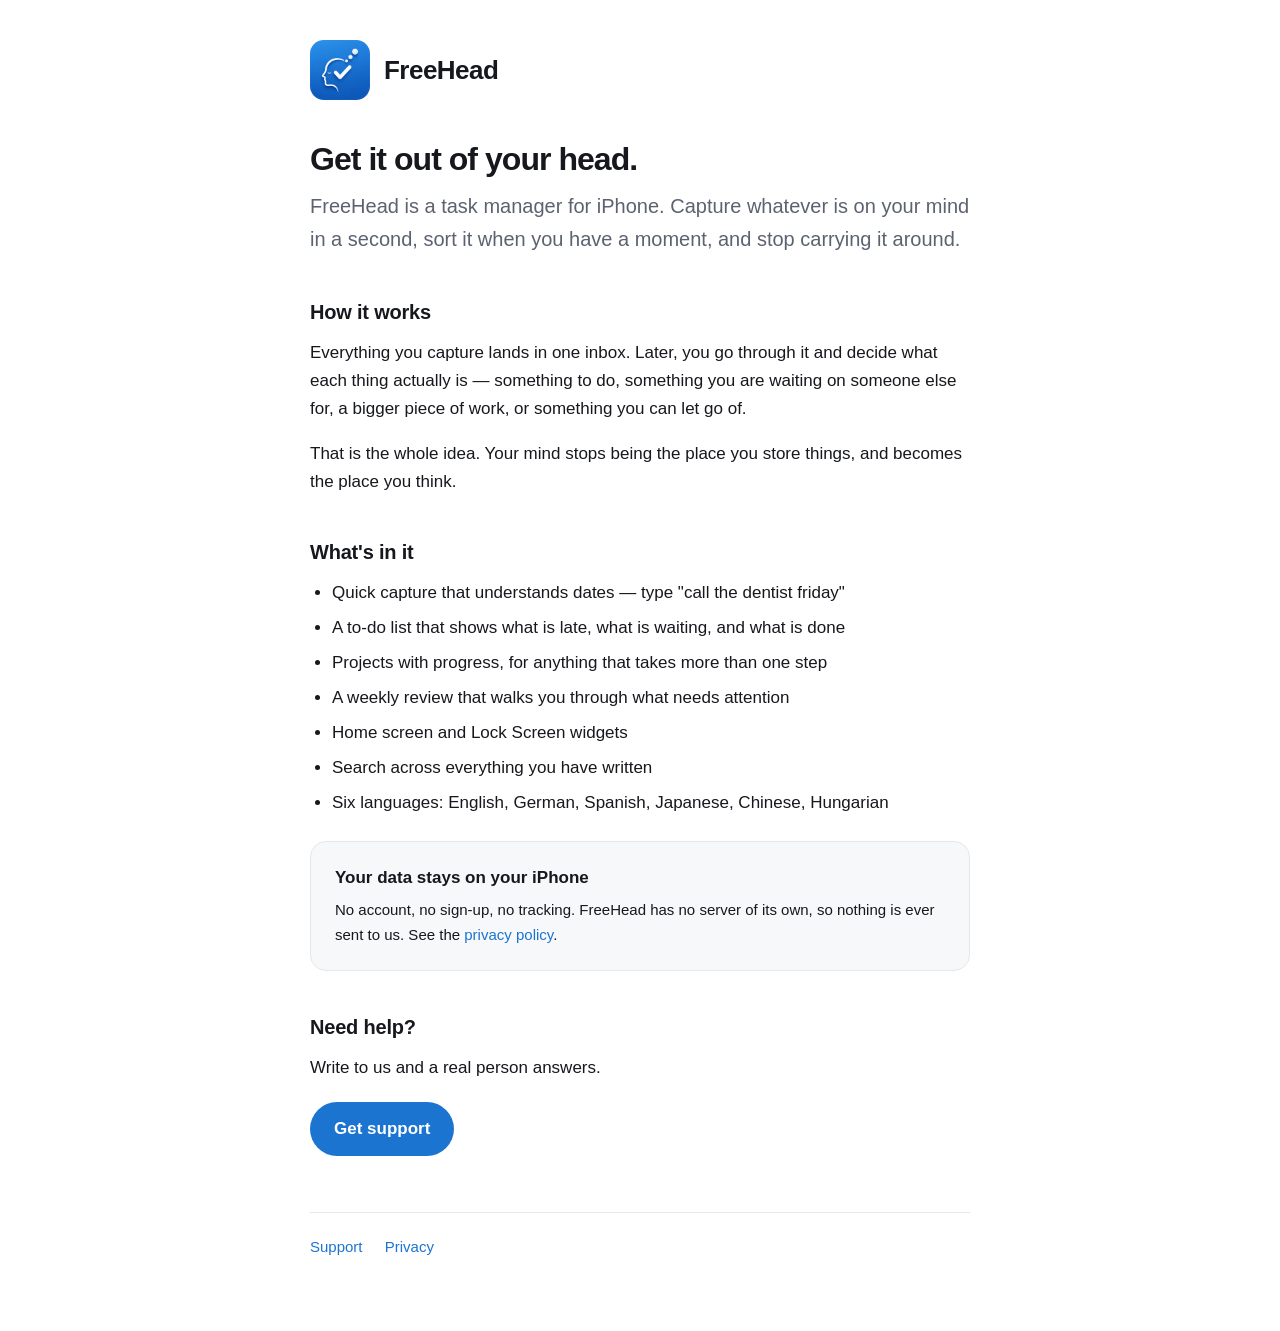
<file: index.html>
<!DOCTYPE html>
<html lang="en">
<head>
<meta charset="utf-8">
<meta name="viewport" content="width=device-width, initial-scale=1">
<title>FreeHead — a calmer way to keep track</title>
<meta name="description" content="FreeHead is a native iPhone task manager. Get everything out of your head and into something you trust.">
<link rel="stylesheet" href="assets/style.css">
<link rel="icon" href="assets/icon.png">
</head>
<body>
<div class="wrap">

  <header>
    <img src="assets/icon.png" alt="">
    <span class="name">FreeHead</span>
  </header>

  <h1>Get it out of your head.</h1>

  <p class="lead">FreeHead is a task manager for iPhone. Capture whatever is on
  your mind in a second, sort it when you have a moment, and stop carrying it
  around.</p>

  <h2>How it works</h2>

  <p>Everything you capture lands in one inbox. Later, you go through it and
  decide what each thing actually is — something to do, something you are
  waiting on someone else for, a bigger piece of work, or something you can
  let go of.</p>

  <p>That is the whole idea. Your mind stops being the place you store things,
  and becomes the place you think.</p>

  <h2>What's in it</h2>

  <ul>
    <li>Quick capture that understands dates — type "call the dentist friday"</li>
    <li>A to-do list that shows what is late, what is waiting, and what is done</li>
    <li>Projects with progress, for anything that takes more than one step</li>
    <li>A weekly review that walks you through what needs attention</li>
    <li>Home screen and Lock Screen widgets</li>
    <li>Search across everything you have written</li>
    <li>Six languages: English, German, Spanish, Japanese, Chinese, Hungarian</li>
  </ul>

  <div class="card">
    <h3 style="margin-top:0">Your data stays on your iPhone</h3>
    <p class="small" style="margin-bottom:0">No account, no sign-up, no
    tracking. FreeHead has no server of its own, so nothing is ever sent to us.
    See the <a href="privacy/">privacy policy</a>.</p>
  </div>

  <h2>Need help?</h2>

  <p>Write to us and a real person answers.</p>

  <p><a class="contact" href="support/">Get support</a></p>

  <nav>
    <a href="support/">Support</a>
    <a href="privacy/">Privacy</a>
  </nav>

</div>
</body>
</html>
</file>
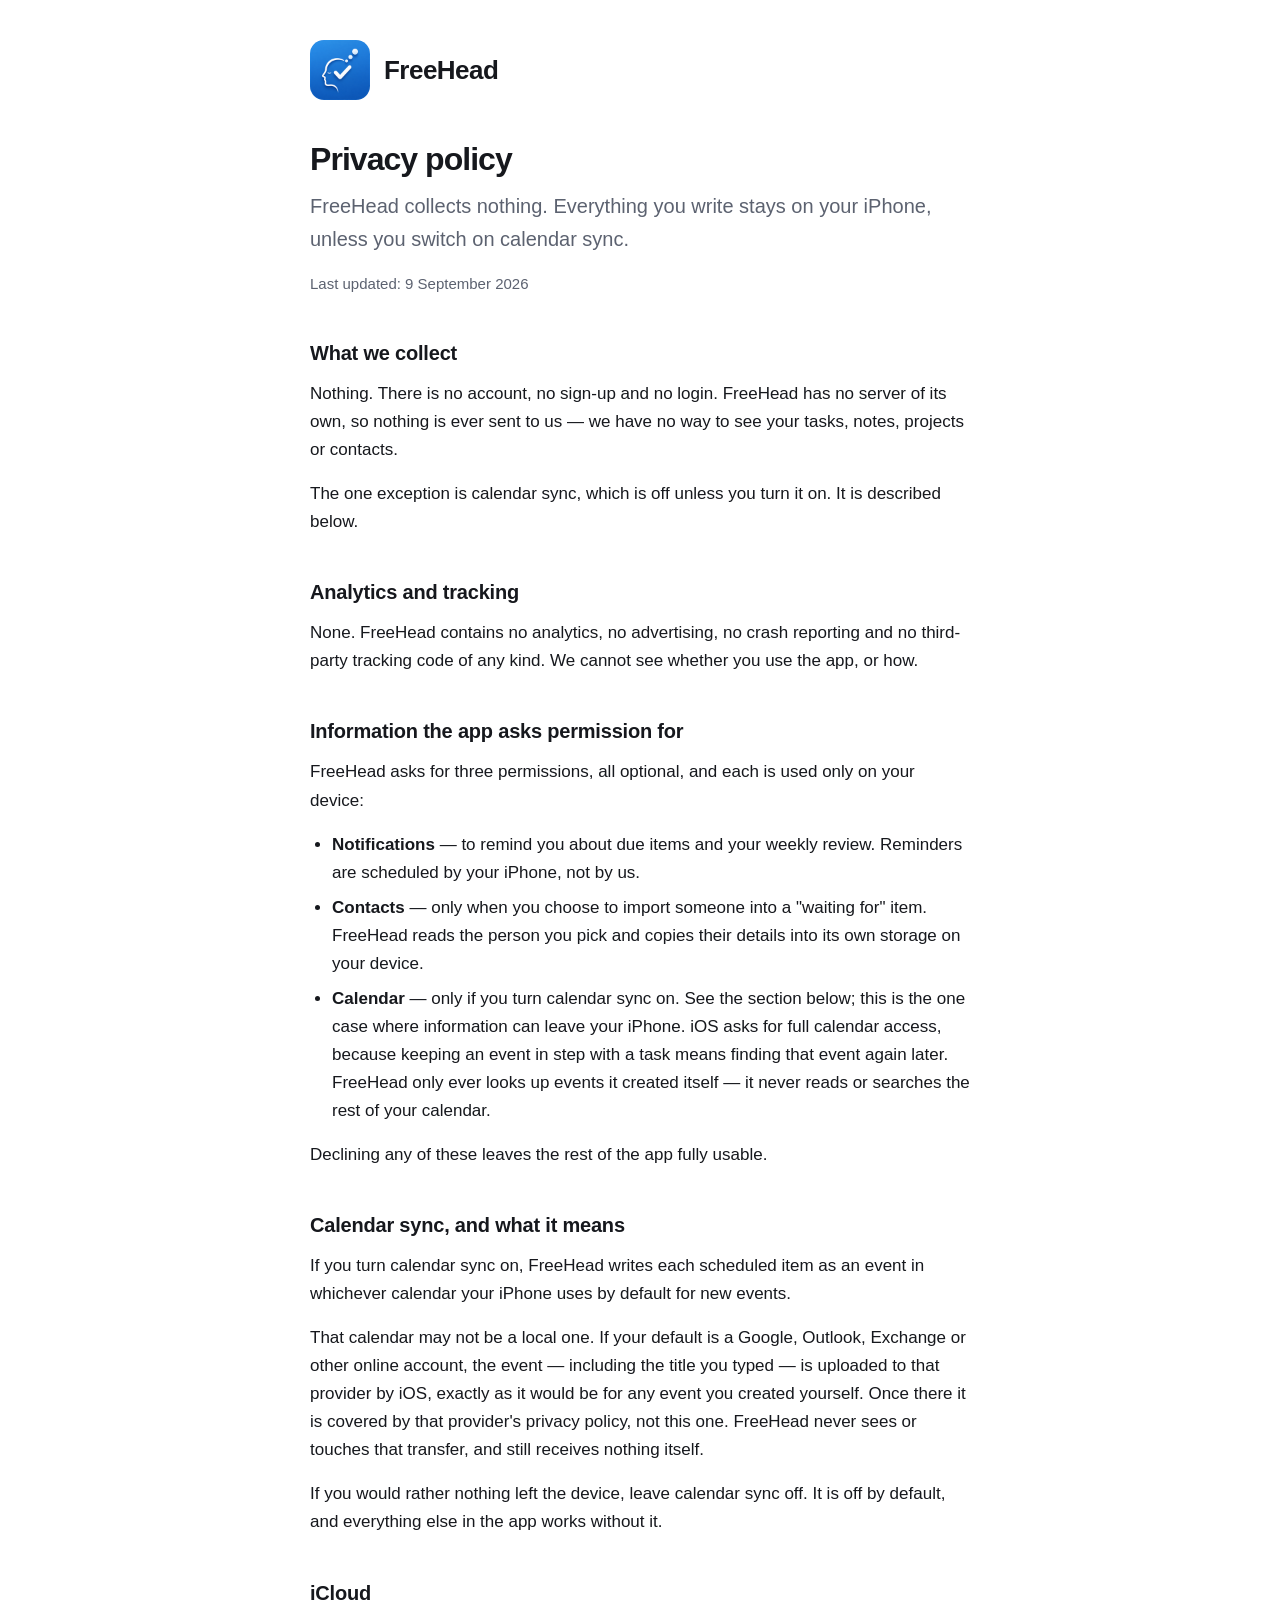
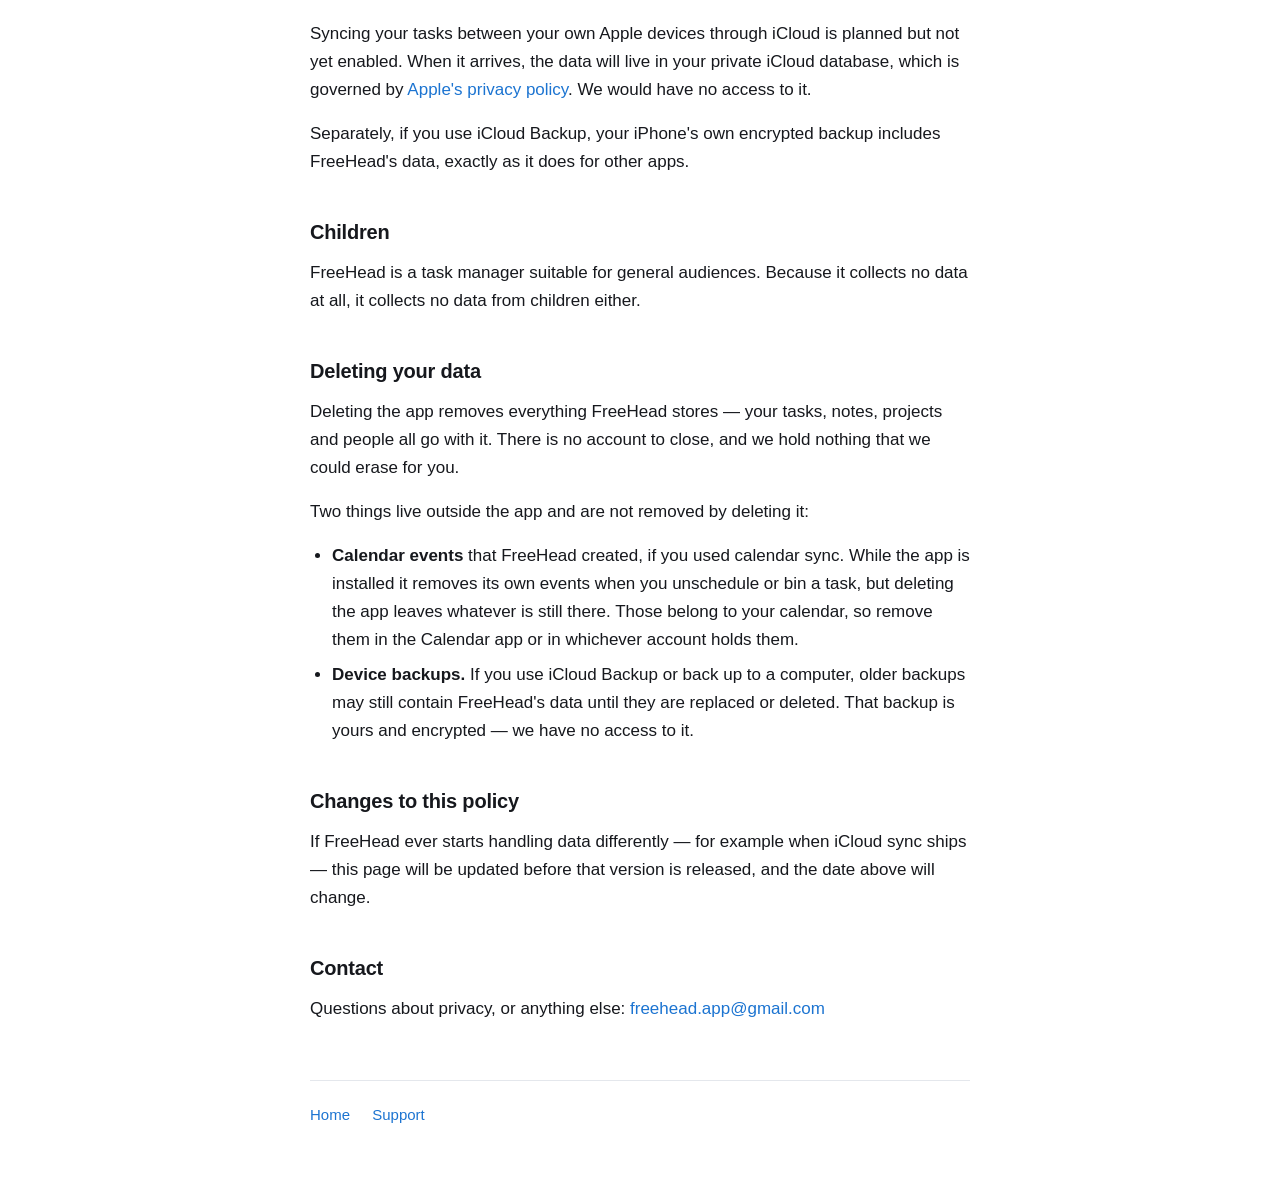
<file: privacy/index.html>
<!DOCTYPE html>
<html lang="en">
<head>
<meta charset="utf-8">
<meta name="viewport" content="width=device-width, initial-scale=1">
<title>FreeHead — Privacy Policy</title>
<meta name="description" content="FreeHead's privacy policy. All data stays on your iPhone.">
<link rel="stylesheet" href="../assets/style.css">
<link rel="icon" href="../assets/icon.png">
</head>
<body>
<div class="wrap">

  <header>
    <img src="../assets/icon.png" alt="">
    <span class="name">FreeHead</span>
  </header>

  <h1>Privacy policy</h1>

  <p class="lead">FreeHead collects nothing. Everything you write stays on
  your iPhone, unless you switch on calendar sync.</p>

  <p class="small muted">Last updated: 9 September 2026</p>

  <h2>What we collect</h2>
  <p>Nothing. There is no account, no sign-up and no login. FreeHead has no
  server of its own, so nothing is ever sent to us — we have no way to see
  your tasks, notes, projects or contacts.</p>
  <p>The one exception is calendar sync, which is off unless you turn it on.
  It is described below.</p>

  <h2>Analytics and tracking</h2>
  <p>None. FreeHead contains no analytics, no advertising, no crash reporting
  and no third-party tracking code of any kind. We cannot see whether you use
  the app, or how.</p>

  <h2>Information the app asks permission for</h2>
  <p>FreeHead asks for three permissions, all optional, and each is used only
  on your device:</p>
  <ul>
    <li><strong>Notifications</strong> — to remind you about due items and your
    weekly review. Reminders are scheduled by your iPhone, not by us.</li>
    <li><strong>Contacts</strong> — only when you choose to import someone into
    a "waiting for" item. FreeHead reads the person you pick and copies their
    details into its own storage on your device.</li>
    <li><strong>Calendar</strong> — only if you turn calendar sync on. See the
    section below; this is the one case where information can leave your
    iPhone. iOS asks for full calendar access, because keeping an event in step
    with a task means finding that event again later. FreeHead only ever looks
    up events it created itself — it never reads or searches the rest of your
    calendar.</li>
  </ul>
  <p>Declining any of these leaves the rest of the app fully usable.</p>

  <h2>Calendar sync, and what it means</h2>
  <p>If you turn calendar sync on, FreeHead writes each scheduled item as an
  event in whichever calendar your iPhone uses by default for new events.</p>
  <p>That calendar may not be a local one. If your default is a Google,
  Outlook, Exchange or other online account, the event — including the title
  you typed — is uploaded to that provider by iOS, exactly as it would be for
  any event you created yourself. Once there it is covered by that provider's
  privacy policy, not this one. FreeHead never sees or touches that transfer,
  and still receives nothing itself.</p>
  <p>If you would rather nothing left the device, leave calendar sync off. It
  is off by default, and everything else in the app works without it.</p>

  <h2>iCloud</h2>
  <p>Syncing your tasks between your own Apple devices through iCloud is
  planned but not yet enabled. When it arrives, the data will live in your
  private iCloud database, which is governed by
  <a href="https://www.apple.com/legal/privacy/">Apple's privacy policy</a>.
  We would have no access to it.</p>
  <p>Separately, if you use iCloud Backup, your iPhone's own encrypted backup
  includes FreeHead's data, exactly as it does for other apps.</p>

  <h2>Children</h2>
  <p>FreeHead is a task manager suitable for general audiences. Because it
  collects no data at all, it collects no data from children either.</p>

  <h2>Deleting your data</h2>
  <p>Deleting the app removes everything FreeHead stores — your tasks, notes,
  projects and people all go with it. There is no account to close, and we
  hold nothing that we could erase for you.</p>
  <p>Two things live outside the app and are not removed by deleting it:</p>
  <ul>
    <li><strong>Calendar events</strong> that FreeHead created, if you used
    calendar sync. While the app is installed it removes its own events when
    you unschedule or bin a task, but deleting the app leaves whatever is still
    there. Those belong to your calendar, so remove them in the Calendar app or
    in whichever account holds them.</li>
    <li><strong>Device backups.</strong> If you use iCloud Backup or back up
    to a computer, older backups may still contain FreeHead's data until they
    are replaced or deleted. That backup is yours and encrypted — we have no
    access to it.</li>
  </ul>

  <h2>Changes to this policy</h2>
  <p>If FreeHead ever starts handling data differently — for example when
  iCloud sync ships — this page will be updated before that version is
  released, and the date above will change.</p>

  <h2>Contact</h2>
  <p>Questions about privacy, or anything else:
  <a href="mailto:freehead.app@gmail.com?subject=FreeHead%20privacy">freehead.app@gmail.com</a></p>

  <nav>
    <a href="../">Home</a>
    <a href="../support/">Support</a>
  </nav>

</div>
</body>
</html>
</file>
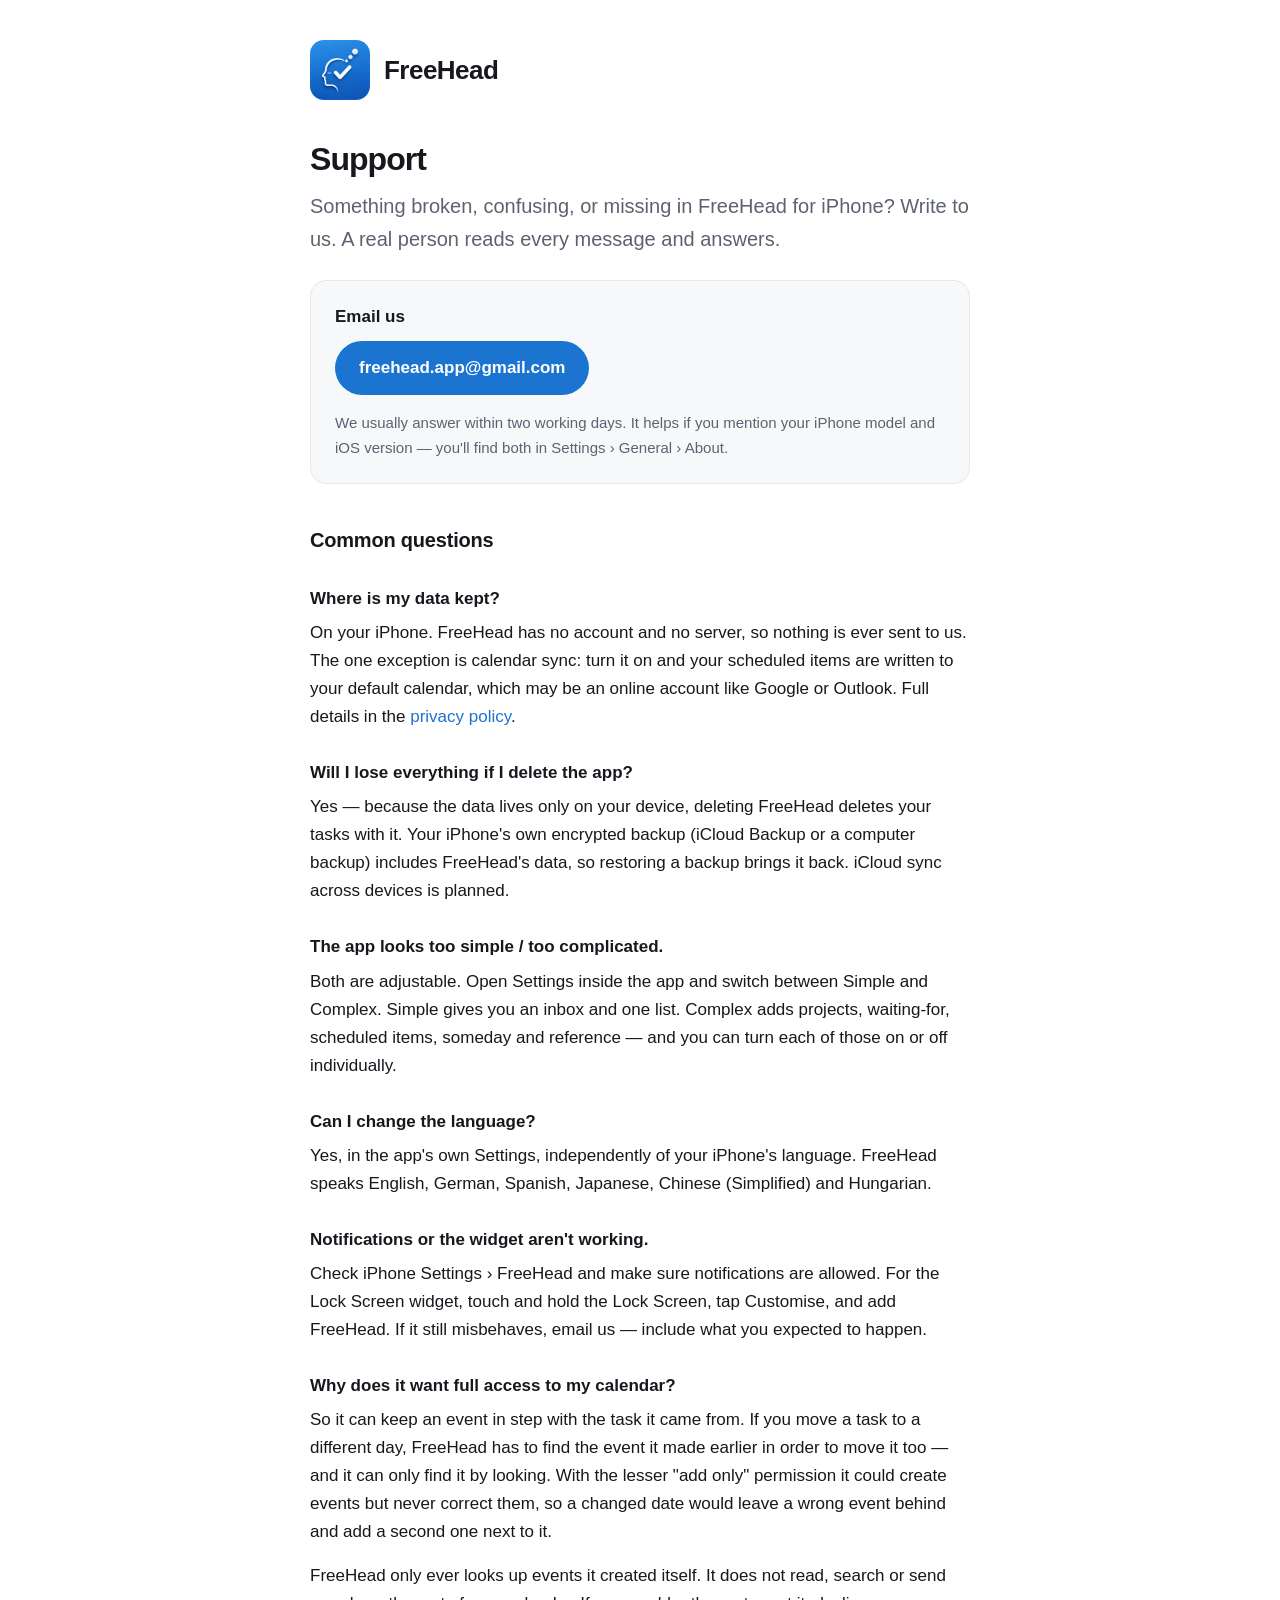
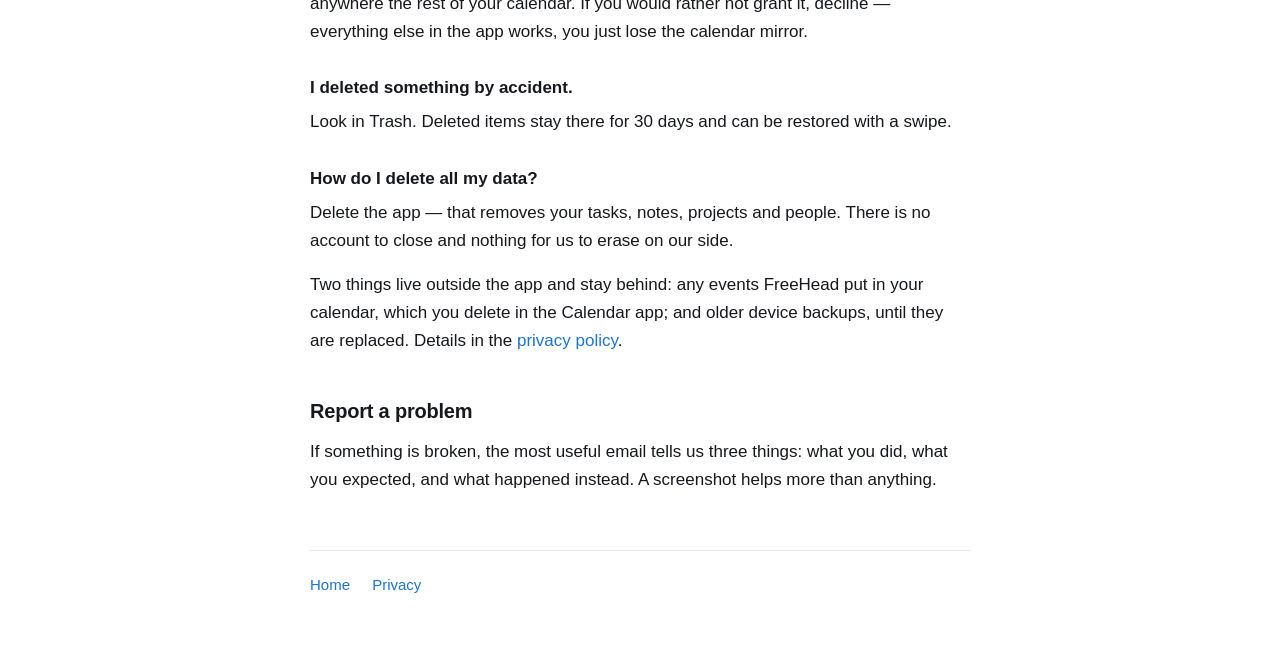
<file: support/index.html>
<!DOCTYPE html>
<html lang="en">
<head>
<meta charset="utf-8">
<meta name="viewport" content="width=device-width, initial-scale=1">
<title>FreeHead — Support</title>
<meta name="description" content="Support for FreeHead, the iPhone task manager. Contact us by email.">
<link rel="stylesheet" href="../assets/style.css">
<link rel="icon" href="../assets/icon.png">
</head>
<body>
<div class="wrap">

  <header>
    <img src="../assets/icon.png" alt="">
    <span class="name">FreeHead</span>
  </header>

  <h1>Support</h1>

  <p class="lead">Something broken, confusing, or missing in FreeHead for
  iPhone? Write to us. A real person reads every message and answers.</p>

  <div class="card">
    <h3 style="margin-top:0">Email us</h3>
    <p><a class="contact" href="mailto:freehead.app@gmail.com?subject=FreeHead%20support">freehead.app@gmail.com</a></p>
    <p class="small muted" style="margin-bottom:0">We usually answer within two
    working days. It helps if you mention your iPhone model and iOS version —
    you'll find both in Settings › General › About.</p>
  </div>

  <h2>Common questions</h2>

  <h3>Where is my data kept?</h3>
  <p>On your iPhone. FreeHead has no account and no server, so nothing is ever
  sent to us. The one exception is calendar sync: turn it on and your scheduled
  items are written to your default calendar, which may be an online account
  like Google or Outlook. Full details in the
  <a href="../privacy/">privacy policy</a>.</p>

  <h3>Will I lose everything if I delete the app?</h3>
  <p>Yes — because the data lives only on your device, deleting FreeHead
  deletes your tasks with it. Your iPhone's own encrypted backup (iCloud
  Backup or a computer backup) includes FreeHead's data, so restoring a backup
  brings it back. iCloud sync across devices is planned.</p>

  <h3>The app looks too simple / too complicated.</h3>
  <p>Both are adjustable. Open Settings inside the app and switch between
  Simple and Complex. Simple gives you an inbox and one list. Complex adds
  projects, waiting-for, scheduled items, someday and reference — and you can
  turn each of those on or off individually.</p>

  <h3>Can I change the language?</h3>
  <p>Yes, in the app's own Settings, independently of your iPhone's language.
  FreeHead speaks English, German, Spanish, Japanese, Chinese (Simplified) and
  Hungarian.</p>

  <h3>Notifications or the widget aren't working.</h3>
  <p>Check iPhone Settings › FreeHead and make sure notifications are allowed.
  For the Lock Screen widget, touch and hold the Lock Screen, tap Customise,
  and add FreeHead. If it still misbehaves, email us — include what you
  expected to happen.</p>

  <h3>Why does it want full access to my calendar?</h3>
  <p>So it can keep an event in step with the task it came from. If you move a
  task to a different day, FreeHead has to find the event it made earlier in
  order to move it too — and it can only find it by looking. With the lesser
  "add only" permission it could create events but never correct them, so a
  changed date would leave a wrong event behind and add a second one next to
  it.</p>
  <p>FreeHead only ever looks up events it created itself. It does not read,
  search or send anywhere the rest of your calendar. If you would rather not
  grant it, decline — everything else in the app works, you just lose the
  calendar mirror.</p>

  <h3>I deleted something by accident.</h3>
  <p>Look in Trash. Deleted items stay there for 30 days and can be restored
  with a swipe.</p>

  <h3>How do I delete all my data?</h3>
  <p>Delete the app — that removes your tasks, notes, projects and people.
  There is no account to close and nothing for us to erase on our side.</p>
  <p>Two things live outside the app and stay behind: any events FreeHead put
  in your calendar, which you delete in the Calendar app; and older device
  backups, until they are replaced. Details in the
  <a href="../privacy/">privacy policy</a>.</p>

  <h2>Report a problem</h2>
  <p>If something is broken, the most useful email tells us three things: what
  you did, what you expected, and what happened instead. A screenshot helps
  more than anything.</p>

  <nav>
    <a href="../">Home</a>
    <a href="../privacy/">Privacy</a>
  </nav>

</div>
</body>
</html>
</file>
<file: assets/style.css>
/* FreeHead — one stylesheet for the whole site.
   Mobile first: Apple reviews the support page on an iPhone. */

:root {
  --blue: #1c74d1;
  --blue-dark: #155ca8;
  --ink: #16181d;
  --muted: #5c6270;
  --line: #e4e7ec;
  --bg: #ffffff;
  --card: #f7f8fa;
}

@media (prefers-color-scheme: dark) {
  :root {
    --blue: #5f97cf;
    --blue-dark: #8ab4e4;
    --ink: #ecedef;
    --muted: #a2a8b4;
    --line: #2c2f36;
    --bg: #16181d;
    --card: #1e2128;
  }
}

* { box-sizing: border-box; }

html { -webkit-text-size-adjust: 100%; }

body {
  margin: 0;
  padding: 0 24px 72px;
  background: var(--bg);
  color: var(--ink);
  font: 17px/1.65 -apple-system, BlinkMacSystemFont, "Segoe UI", Roboto,
        "Helvetica Neue", Arial, sans-serif;
  -webkit-font-smoothing: antialiased;
}

.wrap { max-width: 660px; margin: 0 auto; }

header {
  display: flex;
  align-items: center;
  gap: 14px;
  padding: 40px 0 8px;
}

header img { width: 60px; height: 60px; border-radius: 14px; }

header .name {
  font-size: 26px;
  font-weight: 700;
  letter-spacing: -0.02em;
}

h1 {
  font-size: 32px;
  line-height: 1.2;
  letter-spacing: -0.03em;
  margin: 32px 0 12px;
}

h2 {
  font-size: 20px;
  letter-spacing: -0.01em;
  margin: 40px 0 10px;
}

h3 {
  font-size: 17px;
  margin: 28px 0 6px;
}

p { margin: 0 0 16px; }

.lead { font-size: 20px; color: var(--muted); }

a { color: var(--blue); text-decoration: none; }
a:hover { text-decoration: underline; }

ul { padding-left: 22px; margin: 0 0 16px; }
li { margin-bottom: 7px; }

.card {
  background: var(--card);
  border: 1px solid var(--line);
  border-radius: 16px;
  padding: 22px 24px;
  margin: 24px 0;
}

.contact {
  display: inline-block;
  background: var(--blue);
  color: #fff;
  font-weight: 600;
  padding: 13px 24px;
  border-radius: 999px;
  margin-top: 4px;
}
.contact:hover { background: var(--blue-dark); text-decoration: none; }

@media (prefers-color-scheme: dark) {
  .contact { color: #12161c; }
}

.muted { color: var(--muted); }
.small { font-size: 15px; }

nav {
  border-top: 1px solid var(--line);
  margin-top: 56px;
  padding-top: 22px;
  font-size: 15px;
  color: var(--muted);
}
nav a { margin-right: 18px; }
</file>
